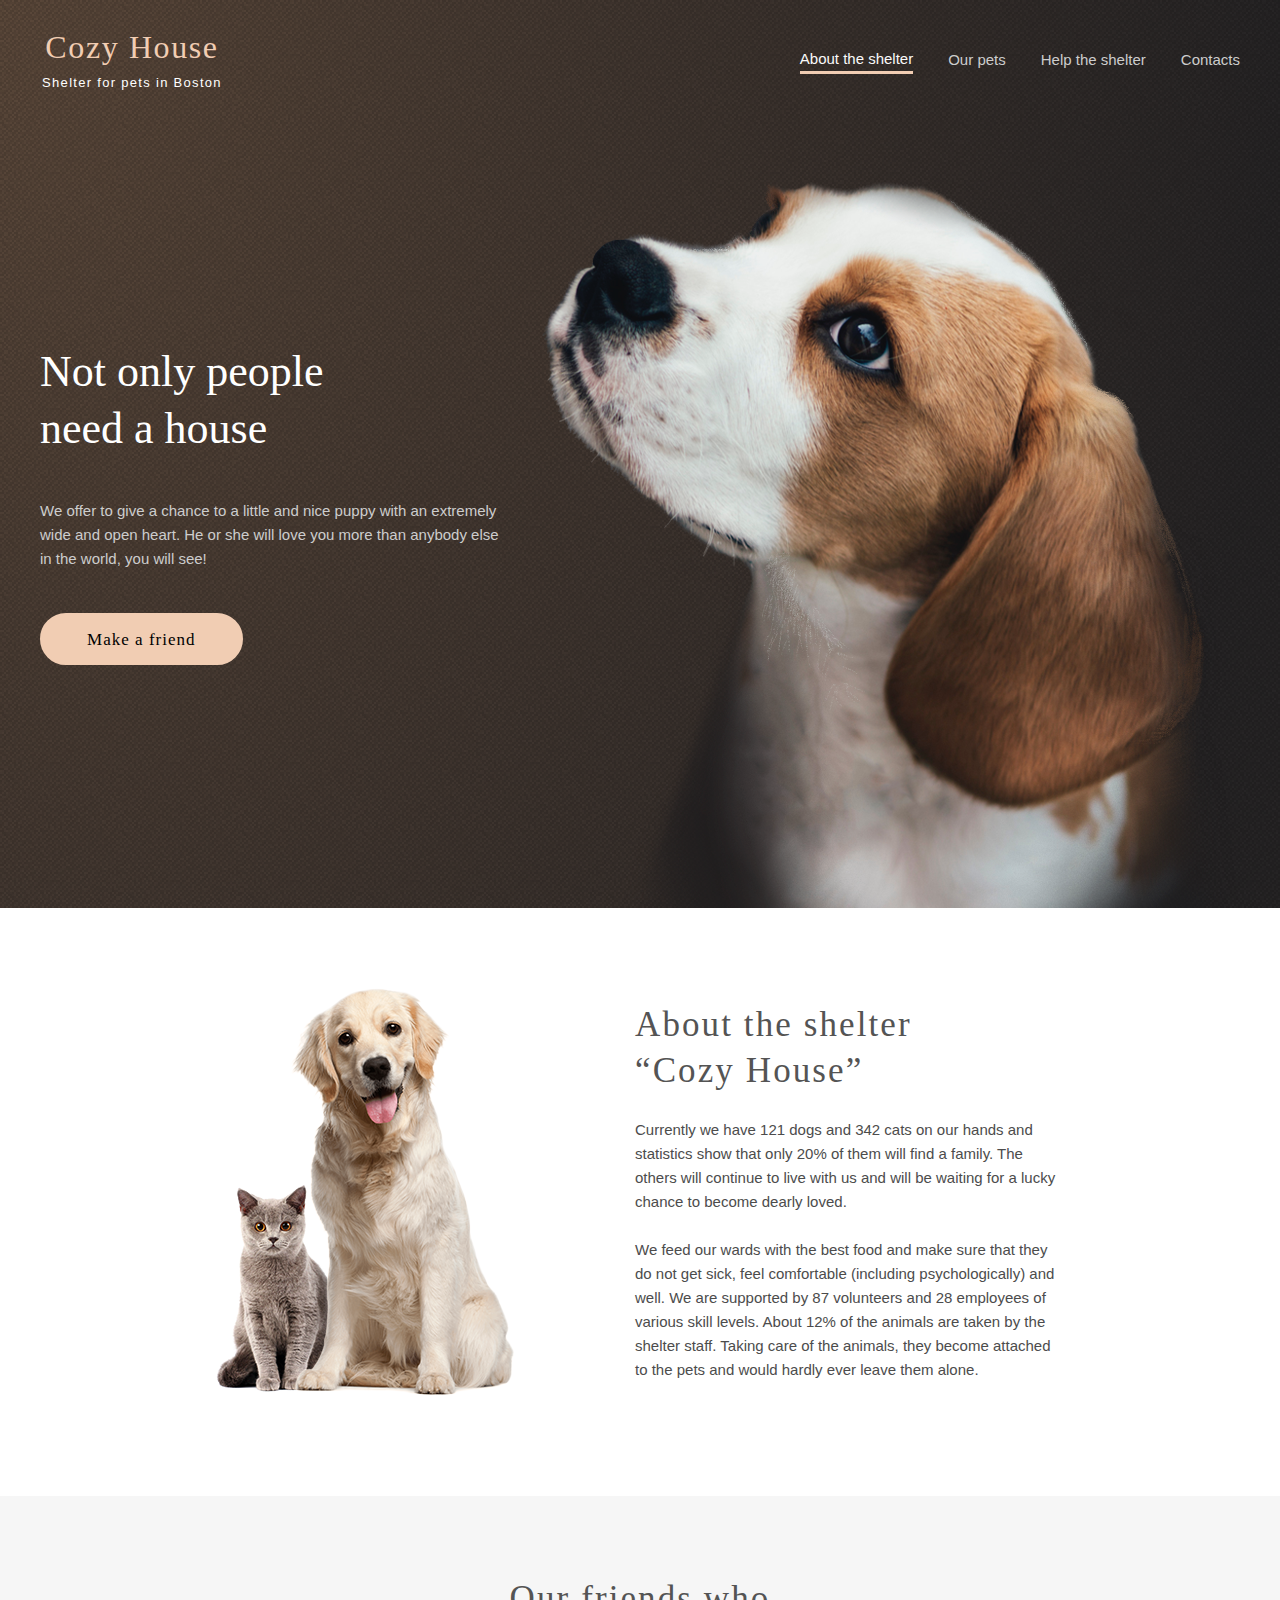
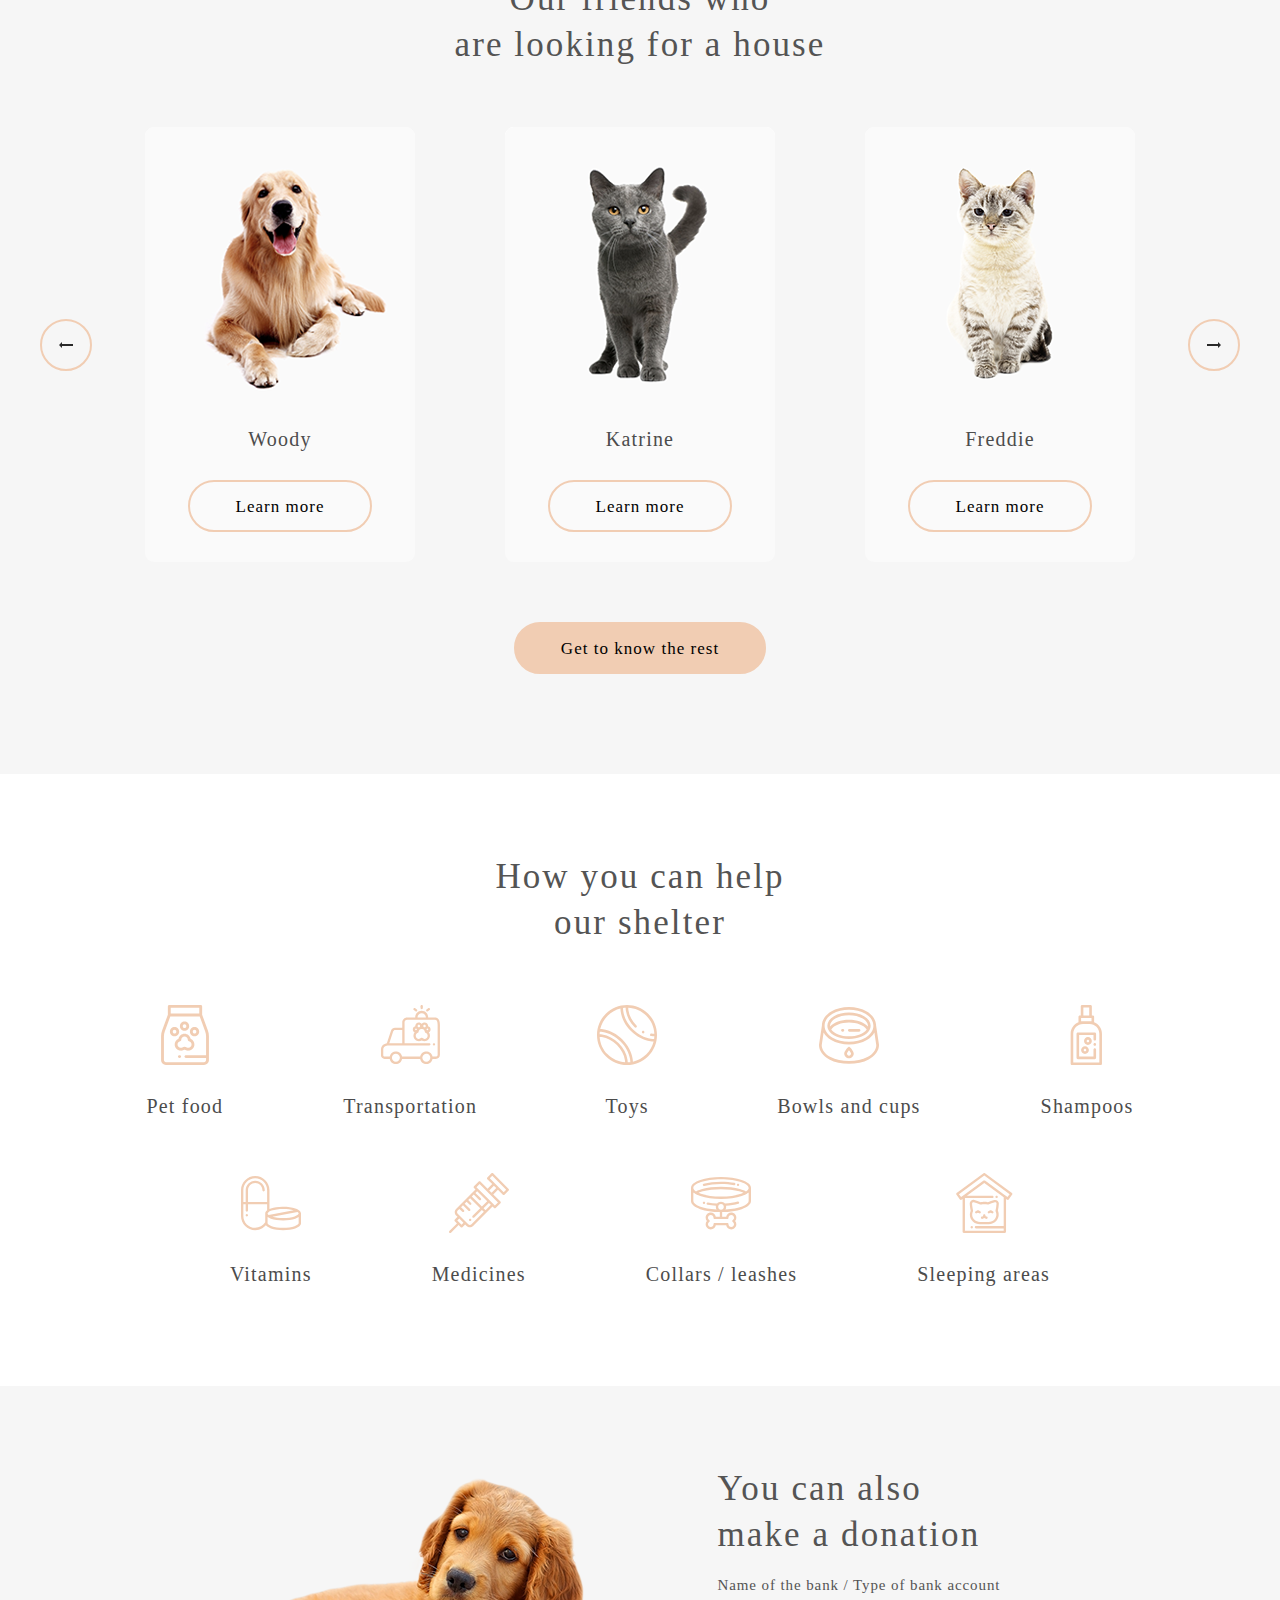
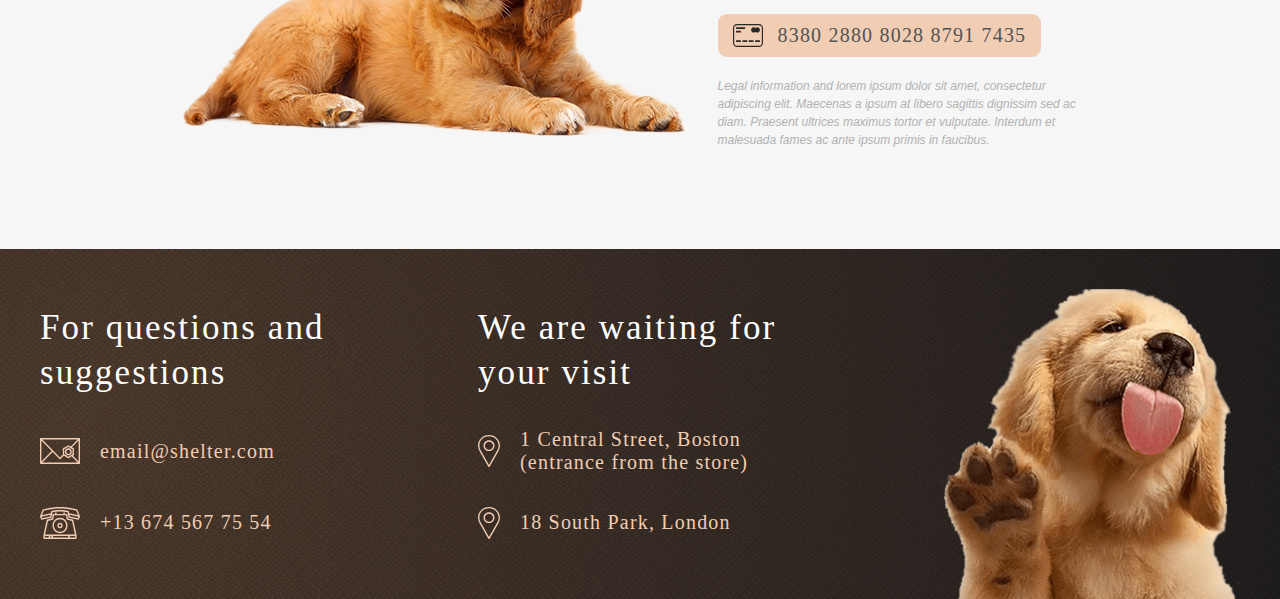
<file: index.html>
<!DOCTYPE html>
<html lang="en">

<head>
    <meta charset="UTF-8">
    <meta http-equiv="X-UA-Compatible" content="IE=edge">
    <meta name="viewport" content="width=device-width, initial-scale=1.0">
    <title>Shelter</title>
    <link rel="icon" type="image/x-icon" href="icons/favicon.ico">
    <link rel="stylesheet" href="styles/normalize.css">
    <link rel="stylesheet" href="styles/main.css">
</head>

<body>
    <div id="initial-screen">
        <div class="initial-screen-container">
            <header>
                <div class="logo">
                    <p class="logo-text"><a href="">Cozy&nbsp;House</a></p>
                    <p class="logo-slogan">Shelter for pets in Boston</p>
                </div>
                <nav class="main-menu">
                    <ul class="menu">
                        <li class="active-menu-item"><a class="menu-item" href="#initial-screen">About the shelter</a>
                        </li>
                        <li><a class="menu-item" href="pets.html">Our pets</a></li>
                        <li><a class="menu-item" href="#needs">Help the shelter</a></li>
                        <li><a class="menu-item" href="#footer">Contacts</a></li>
                    </ul>
                </nav>
                <div class="burger">
                    <span class="burger-line"></span>
                </div>
            </header>
            <section id="intro">
                <div class="intro-text">
                    <h1>Not&nbsp;only&nbsp;people need&nbsp;a&nbsp;house</h1>
                    <p>We offer to give a chance to a little and nice puppy with an extremely wide and open heart. He or
                        she
                        will love you more than anybody else in the world, you will see!</p>
                    <form action="#friends">
                        <button class="button-primary">Make a friend</button>
                    </form>
                </div>
                <div class="intro-image">
                    <img src="images/start-screen-puppy.png" alt="Pic of a cute puppy">
                </div>
            </section>
        </div>
    </div>
    <section id="about">
        <div class="about-text">
            <h2>About the shelter “Cozy&nbsp;House”</h2>
            <p>Currently we have 121 dogs and 342 cats on our hands and statistics show that only 20% of them will find
                a family. The others will continue to live with us and will be waiting for a lucky chance to become
                dearly loved.</p>
            <p>We feed our wards with the best food and make sure that they do not get sick, feel comfortable (including
                psychologically) and well. We are supported by 87 volunteers and 28 employees of various skill levels.
                About 12% of the animals are taken by the shelter staff. Taking care of the animals, they become
                attached to the pets and would hardly ever leave them alone.</p>
        </div>
        <div class="about-image">
            <img src="images/about-pets.png" alt="Our pets">
        </div>
    </section>
    <section id="friends" class="slider">
        <div class="slider-container">
            <h2>Our friends who are&nbsp;looking for a house</h2>
            <div class="slider-wrapper">
                <div class="slider-nav-left">
                    <button class="round-button"><img src="icons/arrow-left.svg" alt="left"></button>
                </div>
                <div class="slider-body">
                    <div class="slider-frames">
                        <div class="frame frame-left">
                        </div>
                        <div class="frame frame-center">
                            <div class="card">
                                <div><img src="images/pets-katrine.png" alt="Look how cute I am"></div>
                                <p>Katrine</p>
                                <button class="button-secondary">Learn more</button>
                            </div>
                            <div class="card">
                                <div><img src="images/pets-jennifer.png" alt="Look how cute I am"></div>
                                <p>Jennifer</p>
                                <button class="button-secondary">Learn more</button>
                            </div>
                            <div class="card">
                                <div><img src="images/pets-woody.png" alt="Look how cute I am"></div>
                                <p>Woody</p>
                                <button class="button-secondary">Learn more</button>
                            </div>
                        </div>
                        <div class="frame frame-right">
                        </div>
                    </div>
                </div>
                <div class="slider-nav-right">
                    <button class="round-button"><img src="icons/arrow-right.svg" alt="right"></button>
                </div>
            </div>
            <div class="slider-footer">
                <form action="pets.html">
                    <button class="button-primary">Get to know the rest</button>
                </form>
            </div>
        </div>
    </section>
    <section id="needs">
        <h2>How you can help our&nbsp;shelter</h2>
        <div class="needs-wrapper">
            <div class="badge">
                <img src="icons/icon-pet-food.svg" alt="Pet food">
                <p>Pet food</p>
            </div>
            <div class="badge">
                <img src="icons/icon-transportation.svg" alt="Transportation">
                <p>Transportation</p>
            </div>
            <div class="badge">
                <img src="icons/icon-toys.svg" alt="Toys">
                <p>Toys</p>
            </div>
            <div class="badge">
                <img src="icons/icon-bowls-and-cups.svg" alt="Bowls and cups">
                <p>Bowls and cups</p>
            </div>
            <div class="badge">
                <img src="icons/icon-shampoos.svg" alt="Shampoos">
                <p>Shampoos</p>
            </div>
            <div class="badge">
                <img src="icons/icon-vitamins.svg" alt="Vitamins">
                <p>Vitamins</p>
            </div>
            <div class="badge">
                <img src="icons/icon-medicines.svg" alt="Medicines">
                <p>Medicines</p>
            </div>
            <div class="badge">
                <img src="icons/icon-collars-leashes.svg" alt="Collars / leashes">
                <p>Collars / leashes</p>
            </div>
            <div class="badge">
                <img src="icons/icon-sleeping-area.svg" alt="Sleeping areas">
                <p>Sleeping areas</p>
            </div>
        </div>
    </section>
    <section class="donation">
        <div class="donation-container">
            <div class="donation-text">
                <h2>You can also make&nbsp;a&nbsp;donation</h2>
                <h4>Name of the bank / Type of bank account</h4>
                <div class="payment-details">
                    <img src="icons/credit-card.svg" alt="card icon">
                    <h3><a href="">8380 2880 8028 8791 7435</a></h3>
                </div>
                <p>Legal information and lorem ipsum dolor sit amet, consectetur adipiscing elit. Maecenas a ipsum at
                    libero
                    sagittis dignissim sed ac diam. Praesent ultrices maximus tortor et vulputate. Interdum et malesuada
                    fames ac ante ipsum primis in faucibus.</p>
            </div>
            <div class="donation-image">
                <img src="images/donation-dog.png" alt="Will you help me?">
            </div>
        </div>
    </section>
    <div class="overlay">
    <div class="modal-container">
        <div class="modal-close">
            <button class="round-button">&times;</button>
        </div>
        <div class="modal-window">
            <div class="modal-image">
                <img src="images/pets-timmy.png" alt="portrait">
            </div>
            <div class="modal-description">
                <h3 class="modal-header">Modal header</h3>
                <p class="modal-subheader"><span>Type</span> - <span>Breed</span></p>
                <p class="modal-text"></p>
                <ul>
                    <li><span class="modal-features">Age:</span><span> </span></li>
                    <li><span class="modal-features">Inoculations:</span><span> </span></li>
                    <li><span class="modal-features">Diseases:</span><span> </span></li>
                    <li><span class="modal-features">Parasites:</span><span> </span></li>
                </ul>
            </div>
        </div>
    </div>
    </div>
    <footer id="footer">
        <div class="footer-container">
            <div class="footer-content">
                <div class="footer-column one">
                    <h2>For questions and suggestions</h2>
                    <div class="footer-item">
                        <img src="icons/icon-email.svg" alt="icon mail footer">
                        <h3><a href="mailto:email@shelter.com">email@shelter.com</a></h3>
                    </div>
                    <div class="footer-item">
                        <img src="icons/icon-phone.svg" alt="icon phone footer">
                        <h3><a href="tel:+136745677554">+13 674 567 75 54</a></h3>
                    </div>
                </div>
                <div class="footer-column two">
                    <h2>We are waiting for your&nbsp;visit</h2>
                    <div class="footer-item">
                        <img src="icons/icon-marker.svg" alt="icon location Boston footer">
                        <h3><a href="https://goo.gl/maps/EUHNn5zvYQ1JCP6L8" target="_blank">1 Central Street, Boston
                                (entrance from the store)</a></h3>
                    </div>
                    <div class="footer-item">
                        <img src="icons/icon-marker.svg" alt="icon location London footer">
                        <h3><a href="https://goo.gl/maps/fsR2tHNtxRfKmADN8" target="_blank">18 South Park, London</a>
                        </h3>
                    </div>
                </div>
            </div>
            <div class="footer-image">
                <img src="images/footer-puppy.png" alt="See ya!">
            </div>
        </div>
    </footer>
    <script src="index.js"></script>
    <script src="slider.js"></script>
    <script src="selfcheck.js"></script>
</body>

</html>
</file>
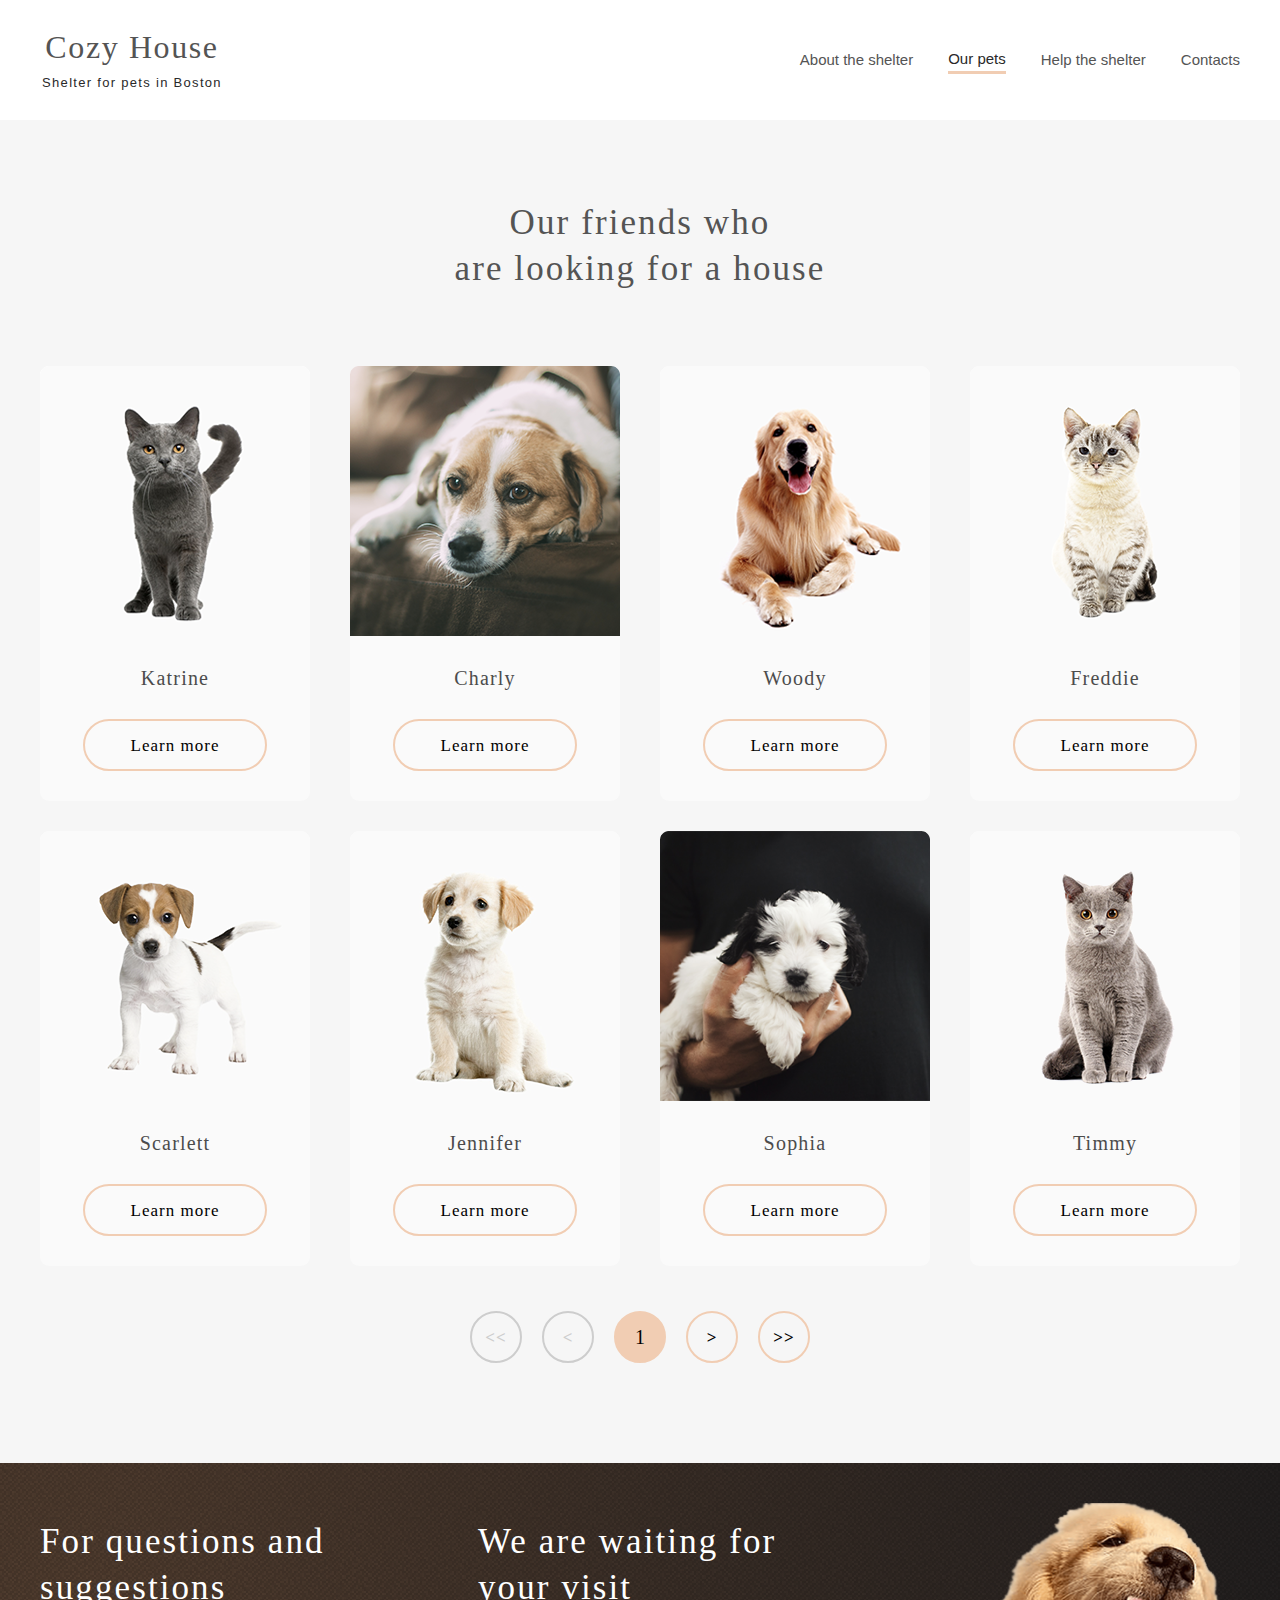
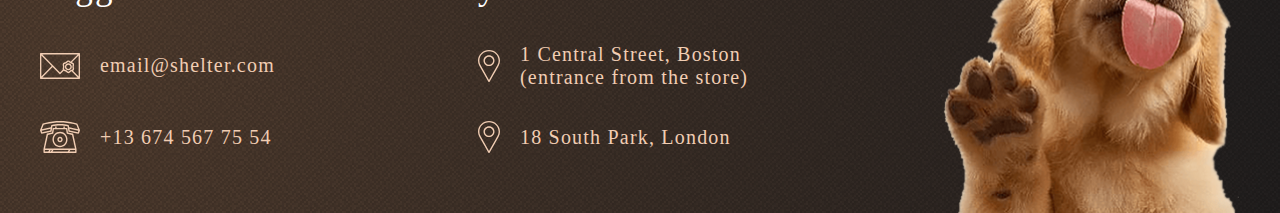
<file: pets.html>
<!DOCTYPE html>
<html lang="en">

<head>
    <meta charset="UTF-8">
    <meta http-equiv="X-UA-Compatible" content="IE=edge">
    <meta name="viewport" content="width=device-width, initial-scale=1.0">
    <title>Shelter: our pets</title>
    <link rel="icon" type="image/x-icon" href="icons/favicon.ico">
    <link rel="stylesheet" href="styles/normalize.css">
    <link rel="stylesheet" href="styles/main.css">
</head>

<body>
    <header class="pets-header">
        <div class="logo">
            <p class="logo-text pets"><a href="index.html">Cozy&nbsp;House</a></p>
            <p class="logo-slogan pets">Shelter for pets in Boston</p>
        </div>
        <nav class="main-menu">
            <ul class="menu">
                <li class="pets"><a href="index.html">About the shelter</a></li>
                <li class="pets pets-act"><a href="/pets">Our pets</a></li>
                <li class="pets"><a href="index.html#needs">Help the shelter</a></li>
                <li class="pets"><a href="#footer">Contacts</a></li>
            </ul>
        </nav>
        <div class="burger">
            <span class="burger-line"></span>
        </div>
    </header>
    <section id="friends-pets">
        <div class="friends-pets-container">
            <div class="gallery-pets">
                <h1 class="pets-header">Our friends who are&nbsp;looking for a house</h1>
                <div class="wrapper">
                    <div class="gallery-body">
                        <div class="gallery-page">
                            <div class="card">
                                <div><img src="images/pets-katrine.png" alt="Look how cute I am"></div>
                                <p>Katrine</p>
                                <button class="button-secondary">Learn more</button>
                            </div>
                            <div class="card">
                                <div><img src="images/pets-jennifer.png" alt="Look how cute I am"></div>
                                <p>Jennifer</p>
                                <button class="button-secondary">Learn more</button>
                            </div>
                            <div class="card">
                                <div><img src="images/pets-woody.png" alt="Look how cute I am"></div>
                                <p>Woody</p>
                                <button class="button-secondary">Learn more</button>
                            </div>
                            <div class="card">
                                <div><img src="images/pets-sophia.png" alt="Look how cute I am"></div>
                                <p>Sophia</p>
                                <button class="button-secondary">Learn more</button>
                            </div>
                            <div class="card">
                                <div><img src="images/pets-timmy.png" alt="Look how cute I am"></div>
                                <p>Timmy</p>
                                <button class="button-secondary">Learn more</button>
                            </div>
                            <div class="card">
                                <div><img src="images/pets-charly.png" alt="Look how cute I am"></div>
                                <p>Charly</p>
                                <button class="button-secondary">Learn more</button>
                            </div>
                            <div class="card">
                                <div><img src="images/pets-scarlett.png" alt="Look how cute I am"></div>
                                <p>Scarlett</p>
                                <button class="button-secondary">Learn more</button>
                            </div>
                            <div class="card">
                                <div><img src="images/pets-freddie.png" alt="Look how cute I am"></div>
                                <p>Freddie</p>
                                <button class="button-secondary">Learn more</button>
                            </div>
                        </div>
                    </div>
                </div>
            </div>
            <div class="pagination-gallery-pets">
                <div class="pagination-button first">
                    <button class="round-button inactive">&lt;&lt;</button>
                </div>
                <div class="pagination-button previous">
                    <button class="round-button inactive">&lt;</button>
                </div>
                <div class="pagination-button current">
                    <button class="round-button  active">1</button>
                </div>
                <div class="pagination-button next">
                    <button class="round-button">&gt;</button>
                </div>
                <div class="pagination-button last">
                    <button class="round-button">&gt;&gt;</button>
                </div>
            </div>
        </div>
    </section>
    <div class="overlay">
        <div class="modal-container">
            <div class="modal-close">
                <button class="round-button">&times;</button>
            </div>
            <div class="modal-window">
                <div class="modal-image">
                    <img src="images/pets-timmy.png" alt="portrait">
                </div>
                <div class="modal-description">
                    <h3 class="modal-header">Modal header</h3>
                    <p class="modal-subheader"><span>Type</span> - <span>Breed</span></p>
                    <p class="modal-text"></p>
                    <ul>
                        <li><span class="modal-features">Age:</span><span> </span></li>
                        <li><span class="modal-features">Inoculations:</span><span> </span></li>
                        <li><span class="modal-features">Diseases:</span><span> </span></li>
                        <li><span class="modal-features">Parasites:</span><span> </span></li>
                    </ul>
                </div>
            </div>
        </div>
    </div>
    <footer id="footer">
        <div class="footer-container">
            <div class="footer-content">
                <div class="footer-column one">
                    <h2>For questions and suggestions</h2>
                    <div class="footer-item">
                        <img src="icons/icon-email.svg" alt="icon mail footer">
                        <h3><a href="mailto:email@shelter.com">email@shelter.com</a></h3>
                    </div>
                    <div class="footer-item">
                        <img src="icons/icon-phone.svg" alt="icon phone footer">
                        <h3><a href="tel:+136745677554">+13 674 567 75 54</a></h3>
                    </div>
                </div>
                <div class="footer-column two">
                    <h2>We are waiting for your&nbsp;visit</h2>
                    <div class="footer-item">
                        <img src="icons/icon-marker.svg" alt="icon location Boston footer">
                        <h3><a href="https://goo.gl/maps/EUHNn5zvYQ1JCP6L8" target="_blank">1 Central Street, Boston
                                (entrance from the store)</a></h3>
                    </div>
                    <div class="footer-item">
                        <img src="icons/icon-marker.svg" alt="icon location London footer">
                        <h3><a href="https://goo.gl/maps/fsR2tHNtxRfKmADN8" target="_blank">18 South Park, London</a>
                        </h3>
                    </div>
                </div>
            </div>
            <div class="footer-image">
                <img src="images/footer-puppy.png" alt="See ya!">
            </div>
        </div>
    </footer>
    <script src="index.js"></script>
    <script src="pagination.js"></script>
    <script src="selfcheck-pets.js"></script>
</body>

</html>
</file>
<file: styles/main.css>
html {
  font-size: 10px;
}

* {
  margin: 0;
  border: none;
  padding: 0;
  scroll-behavior: smooth;
}

header,
footer,
section,
div {
  box-sizing: border-box;
}

a {
  text-decoration: none;
  color: inherit;
}

h1,
h2,
h3,
h4 {
  font-family: "Georgia", "Times New Roman", "Times", serif;
  line-height: 130%;
  margin: 0;
}

body {
  font-family: "Georgia", "Times New Roman", "Times", serif;
}

header {
  display: flex;
  flex-direction: row;
  justify-content: space-between;
  align-items: center;
}
@media screen and (max-width: 767px) {
  header {
    padding: 0 10px 0;
  }
}

img {
  display: block;
  margin: 0;
  border: none;
}

h1 {
  font-size: 4.4rem;
  font-weight: 400;
  font-style: normal;
  line-height: 130%;
  letter-spacing: normal;
  color: white;
}
@media screen and (max-width: 767px) {
  h1 {
    font-size: 2.5rem;
    letter-spacing: 0.06em;
  }
}

h2 {
  font-size: 3.5rem;
  font-weight: 400;
  font-style: normal;
  line-height: 130%;
  letter-spacing: 0.06em;
  color: #545454;
}
@media screen and (max-width: 767px) {
  h2 {
    font-size: 2.5rem;
    text-align: center;
  }
}

h3 {
  font-size: 2rem;
  font-weight: 400;
  font-style: normal;
  line-height: 115%;
  letter-spacing: 0.06em;
  display: inline;
  color: #545454;
}
@media screen and (max-width: 767px) {
  h3 {
    font-size: 2.5rem;
  }
}

h4 {
  font-size: 1.5rem;
  font-weight: 400;
  font-style: normal;
  line-height: 110%;
  letter-spacing: 0.06em;
  margin: 0;
  color: #545454;
}

p {
  font-size: 1.5rem;
  font-weight: 400;
  font-style: normal;
  line-height: 160%;
  letter-spacing: normal;
  font-family: "Arial", sans-serif;
  color: #4C4C4C;
  margin: 0;
}

button {
  display: flex;
  flex-direction: row;
  justify-content: center;
  align-items: center;
  width: -moz-fit-content;
  width: fit-content;
  height: 52px;
  font-family: "Georgia", "Times New Roman", "Times", serif;
  font-size: 1.7rem;
  font-weight: 400;
  font-style: normal;
  line-height: 1.7rem;
  letter-spacing: 0.06em;
  padding: 15px 45px;
  border: 2px solid #F1CDB3;
  border-radius: 100px;
  cursor: pointer;
}
button.button-primary {
  background-color: #F1CDB3;
}
button.button-primary:hover {
  background-color: #FDDCC4;
  border-color: #FDDCC4;
  transition: background-color 0.5s ease-in;
}
button.button-secondary {
  background-color: transparent;
}
button.button-secondary:hover {
  background-color: #FDDCC4;
  border-color: #FDDCC4;
  transition: background-color 0.5s ease-in;
}
button.round-button {
  background-color: transparent;
  width: 52px;
  padding: 15px 15px;
  font-weight: bold;
}
button.round-button.inactive {
  color: #CDCDCD;
  border-color: #CDCDCD;
  pointer-events: none;
}
button.round-button.active {
  background-color: #F1CDB3;
  border-color: #F1CDB3;
  pointer-events: none;
  font-size: 2rem;
  font-weight: 400;
  font-style: normal;
  line-height: 2rem;
  letter-spacing: normal;
}
@media (any-hover: hover) {
  button.round-button:hover {
    background-color: #FDDCC4;
    border-color: #FDDCC4;
    transition: background-color 0.5s ease-in;
  }
}

.burger-line:after, .burger-line:before, .burger-line {
  content: "";
  display: inline-block;
  position: absolute;
  background-color: #F1CDB3;
  height: 2px;
  width: 100%;
}

.burger {
  display: none;
  position: relative;
  z-index: 80;
  width: 30px;
  height: 22px;
  transform: rotate(0);
  transition: transform 0.5s ease-in;
}
@media screen and (max-width: 767px) {
  .burger {
    display: block;
  }
}
.burger.active {
  transform: rotate(90deg);
  transition: transform 0.5s ease-in;
}

.burger-line {
  top: calc(50% - 1px);
  left: 0;
}
.burger-line:before {
  transform: translateY(-10px);
}
.burger-line:after {
  transform: translateY(10px);
}

.card {
  display: flex;
  flex-direction: column;
  justify-content: space-between;
  align-items: center;
  width: 270px;
  min-width: 270px;
  min-height: 435px;
  background-color: #FAFAFA;
  border-radius: 9px;
  transition: background-color 0.5s ease-in;
}
.card p {
  font-family: "Georgia", "Times New Roman", "Times", serif;
  font-size: 2rem;
  font-weight: 400;
  font-style: normal;
  line-height: 2rem;
  letter-spacing: 0.06em;
}
.card button {
  margin-bottom: 30px;
}
.card:hover {
  background-color: white;
  box-shadow: 0px 2px 35px 14px rgba(13, 13, 13, 0.04);
  transition: all 0.5s ease-in;
  cursor: pointer;
}
.card:hover button {
  background-color: #FDDCC4;
  border-color: #FDDCC4;
  transition: background-color 0.5s ease-in;
}

.overlay {
  position: fixed;
  border: none;
  display: block;
  width: 100%;
  top: 0;
  bottom: 0;
  right: 0;
  left: 0;
  overflow: hidden;
  pointer-events: none;
  z-index: 60;
  background: rgba(41, 41, 41, 0);
  transition: background-color 0.5s ease-in;
  display: flex;
  flex-direction: row;
  justify-content: center;
  align-items: center;
}
.overlay.active {
  pointer-events: auto;
  background: rgba(41, 41, 41, 0.6);
  transition: background-color 0.5s ease-in;
}

.disable-scroll {
  overflow: hidden;
}

.modal-container {
  z-index: -10;
  width: 1004px;
  height: 604px;
  margin: auto;
  opacity: 0;
  padding: 0 0 52px 52px;
  transition: opacity 0.5s ease-in;
}
@media screen and (max-width: 1064px) {
  .modal-container {
    width: 734px;
    height: 454px;
  }
}
@media screen and (max-width: 767px) {
  .modal-container {
    width: 301px;
    height: 445px;
    padding: 0 0 52px 31px;
  }
}
.modal-container.active {
  display: flex;
  flex-direction: column;
  justify-content: space-between;
  align-items: flex-start;
  z-index: 70;
  opacity: 1;
  transition: opacity 0.5s ease-in;
}

.modal-window {
  width: 900px;
  height: 500px;
  background-color: #FAFAFA;
  border-radius: 9px;
  overflow: hidden;
  display: flex;
  flex-direction: row;
  justify-content: flex-start;
  align-items: flex-start;
}
@media screen and (max-width: 1064px) {
  .modal-window {
    width: 630px;
    height: 350px;
  }
}
@media screen and (max-width: 767px) {
  .modal-window {
    width: 240px;
    height: 341px;
  }
}

.modal-image {
  height: 100%;
  min-width: 500px;
  width: 500px;
}
@media screen and (max-width: 1064px) {
  .modal-image {
    height: 100%;
    min-width: 350px;
    width: 350px;
  }
}
@media screen and (max-width: 767px) {
  .modal-image {
    display: none;
  }
}
.modal-image img {
  width: 100%;
  height: auto;
}

.modal-description {
  height: 100%;
  width: 400px;
  overflow: auto;
  padding: 50px 20px 10px 29px;
  display: flex;
  flex-direction: column;
  justify-content: flex-start;
  align-items: flex-start;
}
.modal-description::-webkit-scrollbar {
  width: 8px;
}
@media screen and (max-width: 1064px) {
  .modal-description {
    padding: 10px;
  }
}
.modal-description h3 {
  font-size: 3.5rem;
  font-weight: 400;
  font-style: normal;
  line-height: 130%;
  letter-spacing: 0.06em;
  color: black;
}
@media screen and (max-width: 767px) {
  .modal-description h3 {
    align-self: center;
    text-align: center;
  }
}
.modal-description p {
  color: black;
}
@media screen and (max-width: 1064px) {
  .modal-description p {
    font-size: 1.3rem;
    font-weight: 400;
    font-style: normal;
    line-height: 110%;
    letter-spacing: 0.06em;
  }
}
.modal-description ul {
  padding-left: 15px;
}
.modal-description li {
  font-size: 1.5rem;
  font-weight: 400;
  font-style: normal;
  line-height: 120%;
  letter-spacing: 0.06em;
  margin-bottom: 10px;
}
@media screen and (max-width: 1064px) {
  .modal-description li {
    margin-bottom: 6px;
  }
}
@media screen and (max-width: 767px) {
  .modal-description li {
    margin-bottom: 5px;
  }
}
.modal-description li::marker {
  color: #F1CDB3;
}
.modal-description .modal-subheader {
  font-family: "Georgia", "Times New Roman", "Times", serif;
  font-size: 2rem;
  font-weight: 400;
  font-style: normal;
  line-height: 115%;
  letter-spacing: 0.06em;
  color: black;
  margin-top: 8px;
}
@media screen and (max-width: 767px) {
  .modal-description .modal-subheader {
    align-self: center;
    text-align: center;
  }
}

.modal-features {
  font-size: 1.5rem;
  font-weight: 700;
  font-style: normal;
  line-height: 110%;
  letter-spacing: 0.06em;
}

.modal-text {
  font-family: "Georgia", "Times New Roman", "Times", serif;
  font-size: 1.5rem;
  font-weight: 400;
  font-style: normal;
  line-height: 115%;
  letter-spacing: 0.06em;
  padding: 40px 0;
}
@media screen and (max-width: 1064px) {
  .modal-text {
    padding: 20px 0;
  }
}
@media screen and (max-width: 767px) {
  .modal-text {
    text-align: justify;
  }
}

.modal-close {
  width: 100%;
  display: flex;
  flex-direction: row;
  justify-content: flex-end;
  align-items: normal;
  align-self: flex-end;
  padding: 0 10px;
}
@media screen and (max-width: 767px) {
  .modal-close {
    padding: 0;
  }
}
.modal-close button {
  font-size: 2.5rem;
}

#initial-screen {
  background-image: url(../images/noise_transparent@2x.png), radial-gradient(100% 215.42% at 0% 0%, #5B483A 0%, #262425 100%);
}

.initial-screen-container {
  display: flex;
  flex-direction: column;
  justify-content: space-between;
  align-items: normal;
  min-height: 908px;
  max-width: 1280px;
  padding: 30px 40px 0;
  margin: auto;
}
@media screen and (max-width: 1064px) {
  .initial-screen-container {
    padding: 30px 30px 0;
  }
}
@media screen and (max-width: 767px) {
  .initial-screen-container {
    padding: 30px 10px 0;
    min-height: 0;
  }
}

.logo {
  display: flex;
  flex-direction: column;
  justify-content: space-between;
  align-items: center;
  min-width: 184px;
  height: 60px;
}

.logo-text {
  font-family: "Georgia", "Times New Roman", "Times", serif;
  font-size: 3.2rem;
  font-weight: 400;
  font-style: normal;
  line-height: 110%;
  letter-spacing: 0.05em;
  color: #F1CDB3;
  margin: 0;
}
.logo-text:hover {
  color: #FDDCC4;
  transition: color 0.5s ease-in;
}

.logo-slogan {
  font-family: "Arial", sans-serif;
  font-size: 1.3rem;
  font-weight: 400;
  font-style: normal;
  line-height: 1.5rem;
  letter-spacing: 0.1em;
  color: white;
  margin: 0;
}

.main-menu ul {
  display: flex;
  flex-direction: row;
  justify-content: space-between;
  align-items: center;
  gap: 35px;
  list-style: none;
}
.main-menu ul li {
  font-family: "Arial", sans-serif;
  font-size: 1.5rem;
  font-weight: 400;
  font-style: normal;
  line-height: 160%;
  letter-spacing: normal;
  color: #CDCDCD;
}
.main-menu ul li:hover {
  color: #FAFAFA;
  transition: color 0.5s ease-in;
  cursor: pointer;
}
.main-menu ul li:active {
  color: #FAFAFA;
  border-bottom: 3px solid #F1CDB3;
}
.main-menu ul li.active-menu-item {
  color: #FAFAFA;
  border-bottom: 3px solid #F1CDB3;
}
@media screen and (max-width: 767px) {
  .main-menu ul {
    position: fixed;
    z-index: 70;
    width: 320px;
    overflow: hidden;
    transition: right 0.5s ease-in;
    height: 100%;
    top: 0;
    right: -330px;
    display: flex;
    flex-direction: column;
    justify-content: center;
    align-items: center;
    gap: 40px;
    background-color: #292929;
  }
  .main-menu ul.active {
    right: 0;
    transition: right 0.5s ease-in;
  }
  .main-menu ul li {
    font-size: 3.2rem;
    font-weight: 400;
    font-style: normal;
    line-height: 160%;
    letter-spacing: normal;
  }
}

#intro {
  display: flex;
  flex-direction: row;
  justify-content: space-between;
  align-items: normal;
  gap: calc(42px - (1280px - 100%) / 10);
  padding: 0;
}
@media screen and (max-width: 1064px) {
  #intro {
    display: flex;
    flex-direction: column;
    justify-content: space-between;
    align-items: flex-end;
  }
}
@media screen and (max-width: 767px) {
  #intro {
    display: flex;
    flex-direction: column;
    justify-content: flex-start;
    align-items: flex-end;
  }
}
#intro .intro-text {
  display: flex;
  flex-direction: column;
  justify-content: space-between;
  align-items: left;
  height: 322px;
  max-width: 460px;
  margin-top: 163px;
}
#intro .intro-text h1 {
  max-width: 320px;
}
@media screen and (max-width: 767px) {
  #intro .intro-text h1 {
    margin: 0 auto;
  }
}
#intro .intro-text p {
  font-family: "Arial", sans-serif;
  font-size: 1.5rem;
  font-weight: 400;
  font-style: normal;
  line-height: 160%;
  letter-spacing: normal;
  color: #CDCDCD;
}
@media screen and (max-width: 1064px) {
  #intro .intro-text .button-primary {
    margin: auto;
  }
}
@media screen and (max-width: 1064px) {
  #intro .intro-text {
    margin: 60px auto 100px;
  }
}
@media screen and (max-width: 767px) {
  #intro .intro-text {
    height: 296px;
    margin: 60px auto 105px;
    text-align: center;
  }
}
#intro .intro-image {
  padding: 0;
  border: none;
}
@media screen and (max-width: 1064px) {
  #intro .intro-image img {
    width: 569px;
  }
}
@media screen and (max-width: 767px) {
  #intro .intro-image img {
    width: calc(260px + (100% - 300px) * 0.69);
    margin-left: auto;
  }
}

#about {
  max-width: 1280px;
  margin: auto;
  display: flex;
  flex-direction: row-reverse;
  justify-content: center;
  align-items: normal;
  gap: 10%;
  padding: 80px 40px 100px;
}
@media screen and (max-width: 1064px) {
  #about {
    display: flex;
    flex-direction: column;
    justify-content: space-between;
    align-items: center;
    gap: 80px;
  }
}
@media screen and (max-width: 767px) {
  #about {
    padding: 42px 25px;
    gap: 40px;
  }
}
#about .about-text {
  display: flex;
  flex-direction: column;
  justify-content: space-between;
  align-items: flex-start;
  max-width: 430px;
  min-height: 380px;
  margin: 14px 0;
}
@media screen and (max-width: 1064px) {
  #about .about-text {
    margin: 0;
  }
}
@media screen and (max-width: 767px) {
  #about .about-text {
    display: flex;
    flex-direction: column;
    justify-content: flex-start;
    align-items: center;
    gap: 24px;
    min-height: calc(494px - (100% - 320px) / 3);
    margin: 0;
    text-align: justify;
  }
}
#about .about-image {
  padding: 0;
  border: none;
}
@media screen and (max-width: 767px) {
  #about .about-image img {
    width: 260px;
  }
}

.slider {
  background-color: #F6F6F6;
}

.slider-container {
  max-width: 1280px;
  margin: auto;
  display: flex;
  flex-direction: column;
  justify-content: center;
  align-items: normal;
  padding: 80px 40px 100px;
}
@media screen and (max-width: 1064px) {
  .slider-container {
    padding: 80px 30px 100px;
  }
}
@media screen and (max-width: 767px) {
  .slider-container {
    padding: 42px 10px;
  }
}
.slider-container h2 {
  text-align: center;
  max-width: 410px;
  margin: auto;
}
.slider-container .slider-wrapper {
  display: flex;
  flex-direction: row;
  justify-content: space-between;
  align-items: center;
  padding: 60px 0;
  overflow: hidden;
}
@media screen and (max-width: 767px) {
  .slider-container .slider-wrapper {
    display: flex;
    flex-direction: row;
    justify-content: center;
    align-items: flex-start;
    flex-wrap: wrap;
    padding: 42px 15px;
    min-height: 591px;
  }
}
.slider-container .slider-wrapper .slider-nav-left {
  min-width: 60px;
  display: flex;
  flex-direction: row;
  justify-content: left;
  align-items: normal;
}
@media screen and (max-width: 1064px) {
  .slider-container .slider-wrapper .slider-nav-left {
    min-width: 52px;
  }
}
@media screen and (max-width: 767px) {
  .slider-container .slider-wrapper .slider-nav-left {
    order: 2;
    flex-grow: 0;
    min-width: 52px;
    height: 52px;
    margin: 20px 40px 0 40px;
  }
}
.slider-container .slider-wrapper .slider-nav-right {
  min-width: 60px;
  display: flex;
  flex-direction: row;
  justify-content: right;
  align-items: normal;
}
@media screen and (max-width: 1064px) {
  .slider-container .slider-wrapper .slider-nav-right {
    min-width: 52px;
  }
}
@media screen and (max-width: 767px) {
  .slider-container .slider-wrapper .slider-nav-right {
    order: 3;
    flex-grow: 0;
    min-width: 52px;
    height: 52px;
    margin: 20px 40px 0 40px;
  }
}

.slider-body {
  display: flex;
  flex-direction: row;
  justify-content: center;
  align-items: center;
  width: 1080px;
  position: relative;
  overflow: hidden;
}
@media screen and (max-width: 1064px) {
  .slider-body {
    display: flex;
    flex-direction: row;
    justify-content: center;
    align-items: center;
    width: 620px;
  }
}
@media screen and (max-width: 767px) {
  .slider-body {
    order: 1;
    flex-wrap: nowrap;
    height: 435px;
    min-width: 270px;
    overflow: hidden;
    margin: 0 400px;
  }
}

.slider-frames {
  width: 300%;
  max-height: 435px;
  position: relative;
  display: flex;
  flex-direction: row;
  justify-content: space-between;
  align-items: center;
}

.frame {
  display: flex;
  flex-direction: row;
  justify-content: space-around;
  align-items: center;
  width: 1080px;
  height: 100%;
}
@media screen and (max-width: 1064px) {
  .frame {
    width: 620px;
  }
}

@keyframes slide-left {
  from {
    left: 0;
  }
  to {
    left: 100%;
  }
}
@keyframes slide-right {
  from {
    left: 0;
  }
  to {
    left: -100%;
  }
}
.slide-left {
  animation-name: slide-left;
  animation-duration: 1s;
}

.slide-right {
  animation-name: slide-right;
  animation-duration: 1s;
}

.slider-footer button {
  margin: auto;
}

#needs {
  max-width: 1280px;
  margin: auto;
  padding: 80px 40px 100px;
}
@media screen and (max-width: 1064px) {
  #needs {
    padding: 80px 0 100px;
  }
}
@media screen and (max-width: 767px) {
  #needs {
    padding: 42px 15px;
  }
}
#needs h2 {
  max-width: 410px;
  margin: auto;
  text-align: center;
}
#needs .needs-wrapper {
  display: flex;
  flex-direction: row;
  justify-content: center;
  align-items: normal;
  flex-wrap: wrap;
  gap: 55px 120px;
  padding: 60px calc(83px - (1200px - 100%) / 2) 0;
}
@media screen and (max-width: 1064px) {
  #needs .needs-wrapper {
    margin: auto;
    gap: 55px 60px;
    padding: 57px 0 0;
  }
}
@media screen and (max-width: 767px) {
  #needs .needs-wrapper {
    display: flex;
    flex-direction: row;
    justify-content: flex-start;
    align-items: normal;
    margin: auto;
    width: 290px;
    gap: 30px;
    padding: 42px 0 0;
  }
}
#needs .badge {
  display: flex;
  flex-direction: column;
  justify-content: space-between;
  align-items: center;
  min-height: 113px;
}
@media screen and (max-width: 1064px) {
  #needs .badge {
    min-width: 170px;
  }
}
@media screen and (max-width: 767px) {
  #needs .badge {
    min-width: 130px;
    min-height: 87px;
  }
}
#needs p {
  font-family: "Georgia", "Times New Roman", "Times", serif;
  font-size: 2rem;
  font-weight: 400;
  font-style: normal;
  line-height: 115%;
  letter-spacing: 0.06em;
}
@media screen and (max-width: 767px) {
  #needs p {
    font-size: 1.5rem;
  }
}
#needs img {
  width: 60px;
}
@media screen and (max-width: 767px) {
  #needs img {
    width: 50px;
  }
}

.donation {
  background-color: #F6F6F6;
}

.donation-container {
  max-width: 1280px;
  margin: auto;
  padding: 80px 40px 100px;
  display: flex;
  flex-direction: row-reverse;
  justify-content: center;
  align-items: center;
  gap: 2.5%;
}
@media screen and (max-width: 1064px) {
  .donation-container {
    display: flex;
    flex-direction: column;
    justify-content: space-between;
    align-items: center;
    gap: 60px;
  }
}
@media screen and (max-width: 767px) {
  .donation-container {
    padding: 42px 10px;
    gap: 39px;
  }
}
.donation-container .donation-text {
  width: 380px;
  display: flex;
  flex-direction: column;
  justify-content: space-between;
  align-items: flex-start;
  gap: 20px;
  padding: 0;
}
@media screen and (max-width: 767px) {
  .donation-container .donation-text h4 {
    letter-spacing: normal;
  }
}
@media screen and (max-width: 767px) {
  .donation-container .donation-text p {
    padding: 0 10px;
  }
}
@media screen and (max-width: 767px) {
  .donation-container .donation-text {
    display: flex;
    flex-direction: column;
    justify-content: space-between;
    align-items: center;
    width: 320px;
    padding: 0 10px;
    gap: 23px;
    text-align: justify;
  }
}
.donation-container .payment-details {
  display: inline-flex;
  justify-content: left;
  align-items: center;
  padding: 10px 15px;
  background-color: #F1CDB3;
  border-radius: 9px;
}
.donation-container .payment-details img {
  width: 30px;
  display: inline;
  margin-right: 15px;
}
@media screen and (max-width: 767px) {
  .donation-container .payment-details h3 {
    font-size: 1.5rem;
  }
}
.donation-container .payment-details a:hover {
  color: #292929;
  transition: color 0.5s ease-in;
}
.donation-container h2 {
  width: 80%;
}
.donation-container p {
  font-family: "Arial", sans-serif;
  font-size: 1.2rem;
  font-weight: 400;
  font-style: italic;
  line-height: 150%;
  letter-spacing: normal;
  color: #B2B2B2;
}
@media screen and (max-width: 767px) {
  .donation-container img {
    width: 260px;
  }
}

footer {
  background: url(../images/noise_transparent@2x.png), radial-gradient(110.67% 538.64% at 5.73% 50%, #513D2F 0%, #1A1A1C 100%), #211F20;
}

.footer-container {
  max-width: 1280px;
  margin: auto;
  padding: 40px 40px 0;
  display: flex;
  flex-direction: row;
  justify-content: left;
  align-items: normal;
}
@media screen and (max-width: 1064px) {
  .footer-container {
    display: flex;
    flex-direction: column;
    justify-content: space-between;
    align-items: center;
    padding: 30px 30px 0;
  }
}
@media screen and (max-width: 767px) {
  .footer-container {
    padding: 30px 10px 0;
  }
}
.footer-container .footer-content {
  display: flex;
  flex-direction: row;
  justify-content: left;
  align-items: normal;
  min-height: 310px;
  padding: 16px 0 60px;
}
@media screen and (max-width: 1064px) {
  .footer-container .footer-content {
    display: flex;
    flex-direction: row;
    justify-content: space-between;
    align-items: normal;
    min-height: 299px;
    padding: 0 34px 65px;
  }
}
@media screen and (max-width: 767px) {
  .footer-container .footer-content {
    display: flex;
    flex-direction: column;
    justify-content: space-between;
    align-items: center;
    padding: 0;
  }
}
.footer-container .footer-column {
  display: flex;
  flex-direction: column;
  justify-content: space-between;
  align-items: normal;
  height: 234px;
  margin: 0;
}
@media screen and (max-width: 767px) {
  .footer-container .footer-column {
    display: flex;
    flex-direction: column;
    justify-content: space-between;
    align-items: center;
    height: unset;
  }
}
.footer-container .footer-column img {
  display: inline-block;
  margin-right: 20px;
}
.footer-container .footer-column .footer-item {
  display: flex;
  justify-content: left;
  align-items: center;
}
.footer-container .footer-column h2 {
  color: white;
}
.footer-container .footer-column h3 {
  color: #F1CDB3;
}
.footer-container .footer-column h3:hover {
  color: white;
  transition: color 0.5s ease-in;
}
@media screen and (max-width: 767px) {
  .footer-container .footer-column h3 {
    font-size: 2rem;
  }
}
.footer-container .footer-column.one {
  max-width: 438px;
  padding-right: calc(-750px + 100%);
}
@media screen and (max-width: 1064px) {
  .footer-container .footer-column.one {
    max-width: 338px;
    padding-right: 50px;
  }
}
@media screen and (max-width: 767px) {
  .footer-container .footer-column.one {
    padding-right: 0;
    padding-bottom: 40px;
    height: 248px;
  }
}
.footer-container .footer-column.two {
  max-width: 462px;
  padding-right: calc(-750px + 100%);
}
@media screen and (max-width: 767px) {
  .footer-container .footer-column.two .footer-item {
    align-self: flex-start;
  }
}
@media screen and (max-width: 767px) {
  .footer-container .footer-column.two {
    max-width: 302px;
    padding-right: 0;
    height: 222px;
    margin-bottom: 40px;
  }
}
@media screen and (max-width: 767px) {
  .footer-container .footer-image img {
    width: 260px;
  }
}

header.pets-header {
  max-width: 1280px;
  padding: 30px 40px;
  margin: auto;
}
header.pets-header .burger .burger-line {
  background-color: black;
  transition: background-color 0.5s ease-in;
}
header.pets-header .burger .burger-line:before, header.pets-header .burger .burger-line:after {
  background-color: black;
  transition: background-color 0.5s ease-in;
}
header.pets-header .burger.active .burger-line {
  background-color: #F1CDB3;
  transition: background-color 0.5s ease-in;
}
header.pets-header .burger.active .burger-line:before, header.pets-header .burger.active .burger-line:after {
  background-color: #F1CDB3;
  transition: background-color 0.5s ease-in;
}
@media screen and (max-width: 1064px) {
  header.pets-header {
    padding: 30px 30px;
  }
}
@media screen and (max-width: 767px) {
  header.pets-header {
    padding: 30px 20px;
  }
}

.logo-text.pets {
  color: #545454;
}
.logo-text.pets:hover {
  color: #F1CDB3;
  transition: color 0.5s ease-in;
}

.logo-slogan.pets {
  color: #292929;
}

.main-menu ul li.pets {
  color: #545454;
}
@media screen and (max-width: 767px) {
  .main-menu ul li.pets {
    color: #CDCDCD;
  }
}
.main-menu ul li.pets:active {
  border-bottom: 3px solid #F1CDB3;
}
.main-menu ul li.pets.pets-act {
  color: #292929;
  border-bottom: 3px solid #F1CDB3;
  pointer-events: none;
}
@media screen and (max-width: 767px) {
  .main-menu ul li.pets.pets-act {
    color: #FAFAFA;
  }
}
.main-menu ul li.pets:hover {
  color: #292929;
  transition: color 0.5s ease-in;
  cursor: pointer;
}

#friends-pets {
  background-color: #F6F6F6;
}

.friends-pets-container {
  max-width: 1280px;
  margin: auto;
  padding: 80px 40px 100px;
}
@media screen and (max-width: 1064px) {
  .friends-pets-container {
    padding: 80px 30px 76px;
  }
}
@media screen and (max-width: 767px) {
  .friends-pets-container {
    padding: 42px 10px;
  }
}

.gallery-pets {
  display: flex;
  flex-direction: column;
  justify-content: space-between;
  align-items: normal;
}
.gallery-pets h1 {
  font-size: 3.5rem;
  font-weight: 400;
  font-style: normal;
  line-height: 130%;
  letter-spacing: 0.06em;
  color: #545454;
  text-align: center;
  max-width: 410px;
  margin: 0 auto 45px;
}
@media screen and (max-width: 1064px) {
  .gallery-pets h1 {
    margin: 0 auto 28px;
  }
}
@media screen and (max-width: 767px) {
  .gallery-pets h1 {
    font-size: 2.5rem;
    margin: 0 auto 42px;
  }
}

.gallery-body {
  display: flex;
  flex-direction: row;
  justify-content: center;
  align-items: flex-start;
  width: 100%;
  max-height: 930px;
  overflow: hidden;
  padding: 15px 0;
}
@media screen and (max-width: 1064px) {
  .gallery-body {
    max-height: 1365px;
    padding: 0;
  }
}
@media screen and (max-width: 767px) {
  .gallery-body {
    display: flex;
    flex-direction: row;
    justify-content: center;
    align-items: flex-start;
  }
}

.gallery-page {
  display: flex;
  flex-direction: row;
  justify-content: center;
  align-items: flex-start;
  flex-wrap: wrap;
  gap: 30px 40px;
  min-width: 1200px;
  max-height: 930px;
  overflow: hidden;
  padding: 15px 0;
}
@media screen and (max-width: 1278px) {
  .gallery-page {
    min-width: 0;
    max-width: 890px;
  }
}
@media screen and (max-width: 1064px) {
  .gallery-page {
    display: flex;
    flex-direction: row;
    justify-content: center;
    align-items: flex-start;
    min-width: 580px;
    max-height: 1365px;
    padding: 0;
  }
}
@media screen and (max-width: 767px) {
  .gallery-page {
    display: flex;
    flex-direction: column;
    justify-content: flex-start;
    align-items: center;
    min-width: 270px;
    max-width: 270px;
    max-height: 1365px;
    padding: 0;
  }
}
.gallery-page.hidden {
  display: none;
}

.pagination-gallery-pets {
  display: flex;
  flex-direction: row;
  justify-content: center;
  align-items: normal;
  gap: 20px;
  margin: 45px auto 0;
}
@media screen and (max-width: 1064px) {
  .pagination-gallery-pets {
    margin: 40px auto 0;
  }
}
@media screen and (max-width: 767px) {
  .pagination-gallery-pets {
    gap: 10px;
    margin: 42px auto 0;
  }
}/*# sourceMappingURL=main.css.map */
</file>
